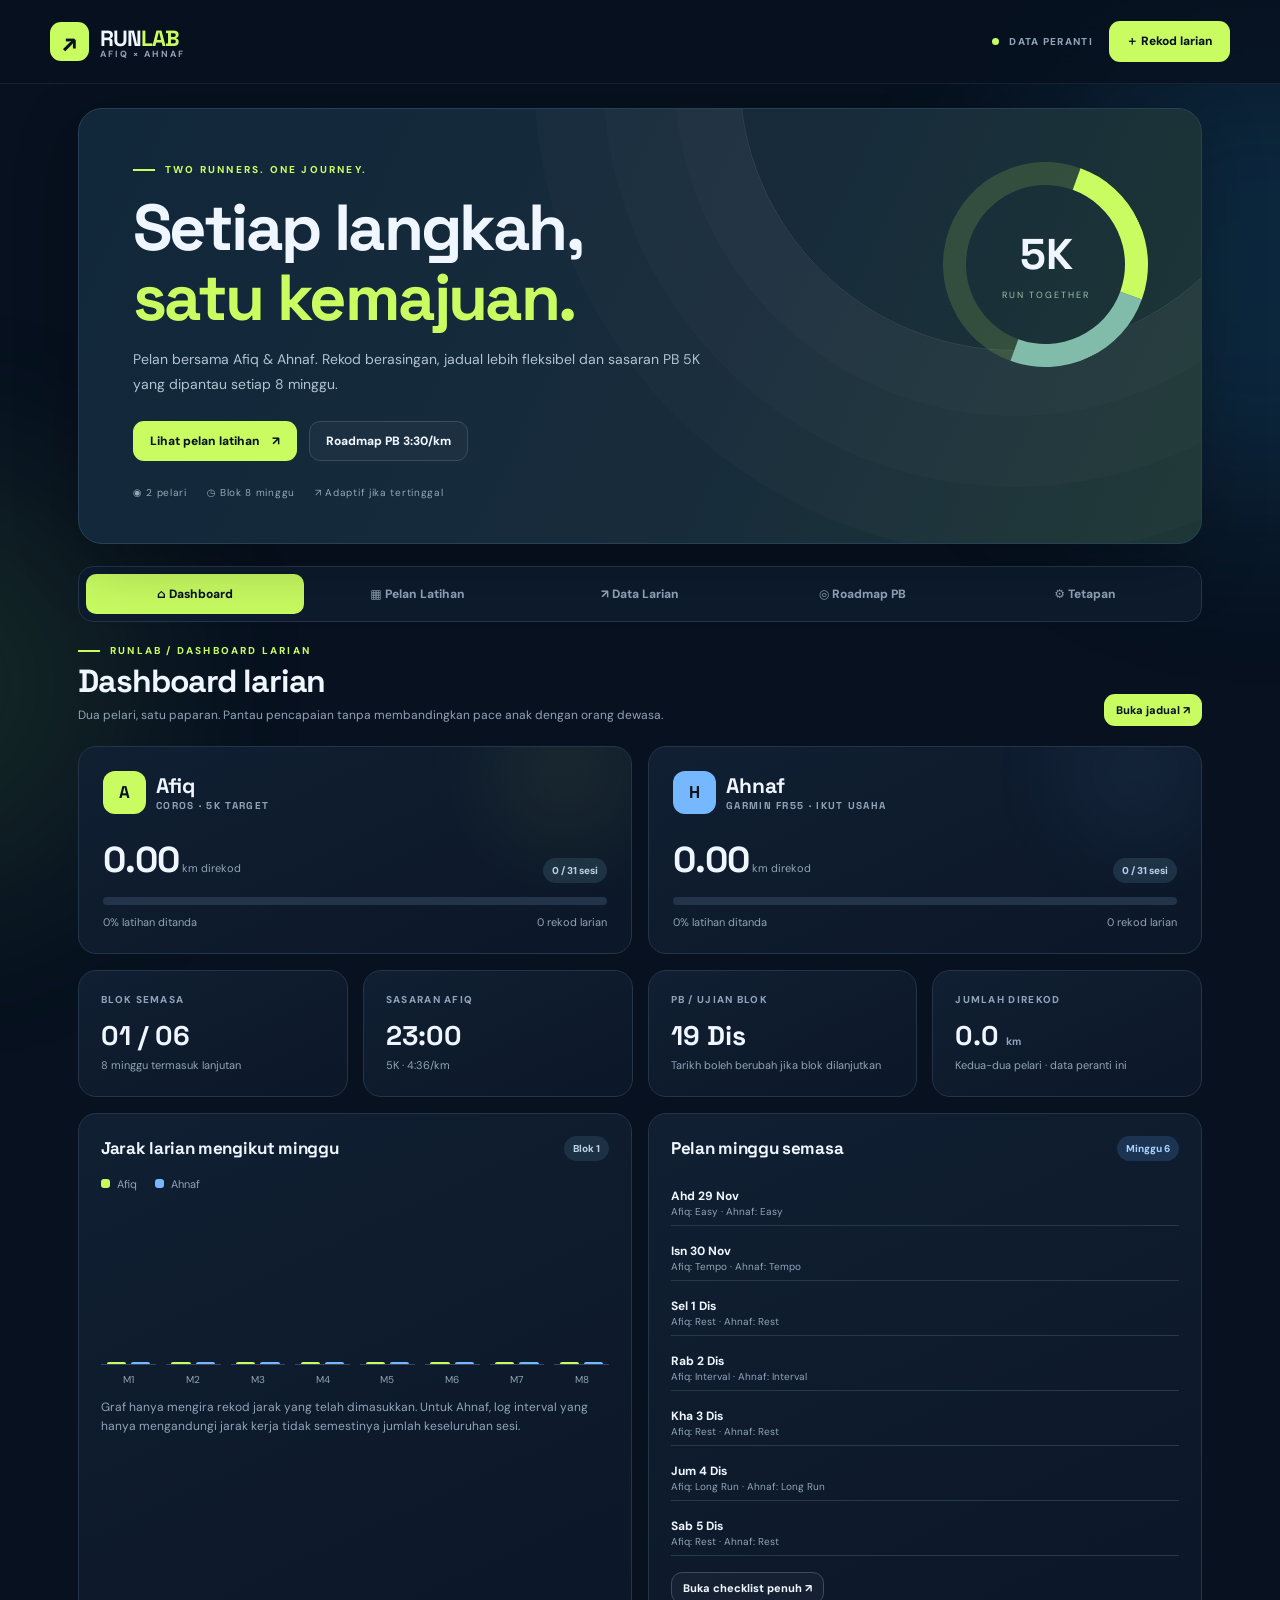
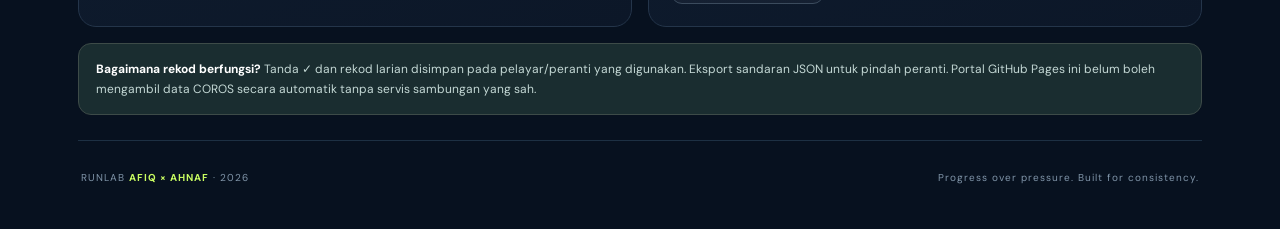
<file: runlab/index.html>
<!doctype html>
<html lang="ms"><head><meta charset="UTF-8"><meta name="viewport" content="width=device-width, initial-scale=1, viewport-fit=cover"><meta name="theme-color" content="#07111f"><meta name="description" content="RunLab — portal latihan Afiq dan Ahnaf, pelan 8 minggu, rekod latihan dan roadmap PB 5K."><title>RUNLAB • Afiq × Ahnaf</title><link rel="stylesheet" href="styles.css"></head>
<body>
<div class="ambient a1"></div><div class="ambient a2"></div>
<header class="topbar">
 <a class="brand" href="#dashboard" aria-label="RunLab"><span class="brand-icon">↗</span><span>RUN<span class="accent">LAB</span><small>AFIQ × AHNAF</small></span></a>
 <div class="topright"><span class="local-pill" title="Rekod disimpan pada peranti ini"><span class="online-dot"></span> DATA PERANTI</span><button id="quickLog" class="btn btn-primary">＋ Rekod larian</button></div>
</header>
<main class="shell">
 <section class="hero" id="hero"><div class="eyebrow"><span class="line"></span> TWO RUNNERS. ONE JOURNEY.</div><h1>Setiap langkah,<br><em>satu kemajuan.</em></h1><p>Pelan bersama Afiq & Ahnaf. Rekod berasingan, jadual lebih fleksibel dan sasaran PB 5K yang dipantau setiap 8 minggu.</p><div class="hero-actions"><button class="btn btn-primary" data-tab="plan">Lihat pelan latihan <span>↗</span></button><button class="btn btn-outline" data-tab="roadmap">Roadmap PB 3:30/km</button></div><div class="hero-meta"><span>◉ 2 pelari</span><span>◷ Blok 8 minggu</span><span>↗ Adaptif jika tertinggal</span></div><div class="hero-ring" aria-hidden="true"><div class="ring-inner"><strong>5K</strong><small>RUN TOGETHER</small></div></div></section>
 <nav class="main-nav" aria-label="Menu portal"><button class="nav-tab active" data-tab="dashboard">⌂ <span>Dashboard</span></button><button class="nav-tab" data-tab="plan">▦ <span>Pelan Latihan</span></button><button class="nav-tab" data-tab="logs">↗ <span>Data Larian</span></button><button class="nav-tab" data-tab="roadmap">◎ <span>Roadmap PB</span></button><button class="nav-tab" data-tab="settings">⚙ <span>Tetapan</span></button></nav>
 <section id="view" aria-live="polite"></section>
 <footer><span>RUNLAB <b>AFIQ × AHNAF</b> · 2026</span><span>Progress over pressure. Built for consistency.</span></footer>
</main>
<div id="modal" class="modal hidden" role="dialog" aria-modal="true" aria-labelledby="modalTitle"><div class="modal-overlay" data-close="1"></div><div class="modal-panel"><div class="modal-head"><div><div class="eyebrow">REKOD AKTIVITI</div><h2 id="modalTitle">Tambah larian</h2></div><button class="icon-btn" data-close="1" aria-label="Tutup">✕</button></div><form id="logForm"><input type="hidden" id="logId"><div class="form-grid"><label>Pelari<select id="logWho"><option value="a">Afiq · COROS</option><option value="h">Ahnaf · Garmin</option></select></label><label>Tarikh<input id="logDate" type="date" required></label><label>Jenis latihan<select id="logType"><option>Easy</option><option>Tempo</option><option>Interval</option><option>Long Run</option><option>Race / PB Test</option><option>Recovery</option><option>Other</option></select></label><label>Jarak (km)<input id="logKm" type="number" step="0.01" min="0" placeholder="4.57"></label><label>Masa (minit)<input id="logMinutes" type="number" step="0.01" min="0" placeholder="39.63"></label><label>HR purata (bpm)<input id="logHR" type="number" step="1" min="0" placeholder="144"></label><label>RPE / rasa penat (1–10)<input id="logRPE" type="number" step="1" min="1" max="10" placeholder="Pilihan"></label><label>Sumber<select id="logSource"><option>COROS</option><option>Garmin FR55</option><option>Manual</option></select></label><label class="full">Nota<textarea id="logNotes" rows="3" placeholder="Contoh: 7 × 400m, penat tapi masih okay"></textarea></label><label class="full">Lampiran tangkap layar (pilihan, disimpan dalam peranti)<input id="logImage" type="file" accept="image/*"><small>Imej disimpan sebagai pratayang kecil sahaja; portal belum mempunyai OCR automatik.</small></label><div id="imagePrev" class="image-preview hidden"></div></div><div class="form-actions"><button type="button" class="btn btn-outline" data-close="1">Batal</button><button class="btn btn-primary" type="submit">Simpan rekod ✓</button></div></form></div></div>
<input id="importInput" type="file" accept="application/json,.json" class="hidden">
<script src="plan-data.js"></script><script src="app.js"></script></body></html>
</file>
<file: runlab/styles.css>
@import url('https://fonts.googleapis.com/css2?family=DM+Sans:wght@400;500;600;700;800&family=Space+Grotesk:wght@400;500;600;700&display=swap');
:root{--bg:#07111f;--panel:#0e1b2c;--panel2:#122238;--border:#24354a;--muted:#91a3b8;--txt:#eff6ff;--lime:#c8fc61;--blue:#75b8ff;--coral:#ff9d83;--green:#5ce1b0;--red:#ff828e;--shadow:0 20px 65px rgba(0,0,0,.24)}*{box-sizing:border-box}html{scroll-behavior:smooth}body{margin:0;background:var(--bg);color:var(--txt);font-family:'DM Sans',system-ui,sans-serif;min-height:100vh;overflow-x:hidden}button,input,select,textarea{font:inherit}button{cursor:pointer}button:disabled{cursor:not-allowed;opacity:.46}a{color:inherit;text-decoration:none}.hidden{display:none!important}.accent{color:var(--lime)}.ambient{position:fixed;pointer-events:none;filter:blur(90px);opacity:.2;z-index:-1;border-radius:50%}.ambient.a1{width:500px;height:500px;top:20px;right:-230px;background:#2682b8}.ambient.a2{width:430px;height:430px;top:470px;left:-290px;background:#477844}.topbar{height:84px;padding:0 max(28px,calc((100vw - 1180px)/2));display:flex;align-items:center;justify-content:space-between;border-bottom:1px solid rgba(255,255,255,.07);background:rgba(7,17,31,.72);backdrop-filter:blur(20px);position:relative;z-index:4}.brand{display:flex;align-items:center;gap:11px;font-family:'Space Grotesk',sans-serif;font-size:22px;font-weight:700;letter-spacing:-1px}.brand-icon{width:39px;height:39px;display:grid;place-items:center;background:var(--lime);color:#07111f;border-radius:11px;font-size:25px}.brand small{display:block;color:var(--muted);font:700 9px 'DM Sans',sans-serif;letter-spacing:2px;margin-top:-4px}.topright{display:flex;align-items:center;gap:16px}.local-pill{font-size:10px;color:var(--muted);letter-spacing:1.3px;font-weight:800}.online-dot{display:inline-block;width:7px;height:7px;border-radius:100%;background:var(--lime);margin-right:7px}.shell{max-width:1180px;margin:0 auto;padding:24px 28px 45px}.hero{border-radius:24px;position:relative;overflow:hidden;background:linear-gradient(115deg,#11283a 4%,#172b3b 57%,#25462e 155%);border:1px solid #284055;padding:54px 54px 44px;min-height:310px;box-shadow:var(--shadow);margin-bottom:22px}.hero:before{content:'';position:absolute;width:550px;height:550px;top:-310px;right:-90px;border-radius:50%;border:1px solid rgba(255,255,255,.1);box-shadow:0 0 0 65px rgba(255,255,255,.016),0 0 0 136px rgba(255,255,255,.016),0 0 0 205px rgba(255,255,255,.016)}.eyebrow{font-size:10px;font-weight:800;color:var(--lime);letter-spacing:2.2px;text-transform:uppercase;display:flex;align-items:center;gap:10px}.eyebrow .line{width:22px;height:2px;background:var(--lime);display:inline-block}.hero h1{font-family:'Space Grotesk',sans-serif;font-size:clamp(34px,5.2vw,65px);letter-spacing:-2.6px;line-height:1.07;margin:17px 0 15px;max-width:690px;position:relative;z-index:1}.hero h1 em{font-style:normal;color:var(--lime)}.hero p{max-width:600px;color:#b1c3d2;font-size:14px;line-height:1.8;position:relative;z-index:1}.hero-actions,.hero-meta{display:flex;gap:12px;flex-wrap:wrap;align-items:center;position:relative;z-index:1}.hero-actions{margin-top:24px}.hero-meta{margin-top:25px;color:#93a9b6;font-size:10px;letter-spacing:.7px;gap:20px}.hero-ring{position:absolute;right:53px;top:53px;width:205px;height:205px;border:23px solid rgba(202,251,92,.15);border-right-color:var(--lime);border-bottom-color:#81bba9;transform:rotate(-25deg);border-radius:50%;display:grid;place-items:center}.ring-inner{transform:rotate(25deg);text-align:center}.ring-inner strong{font:700 43px 'Space Grotesk',sans-serif;display:block}.ring-inner small{font-size:9px;letter-spacing:2px;color:#9dc2ac}.btn{display:inline-flex;justify-content:center;align-items:center;gap:12px;border-radius:11px;padding:11px 16px;border:1px solid transparent;font-size:12px;font-weight:800;transition:transform .2s,border-color .2s,background .2s;white-space:nowrap}.btn:hover{transform:translateY(-2px)}.btn-primary{background:var(--lime);color:#07111f}.btn-primary:hover{background:#e0ff9e}.btn-outline{background:rgba(255,255,255,.03);border-color:#3b4b5d;color:var(--txt)}.btn-outline:hover{border-color:var(--lime)}.btn-small{font-size:11px;padding:8px 11px}.btn-danger{border:1px solid rgba(255,130,142,.5);background:rgba(255,130,142,.08);color:#ffa3ad}.main-nav{display:flex;gap:5px;border-radius:15px;background:#0d1b2d;border:1px solid var(--border);padding:7px;margin:0 0 22px;overflow-x:auto}.nav-tab{flex:1;background:none;border:none;color:var(--muted);padding:12px 10px;border-radius:10px;font-size:12px;font-weight:800;white-space:nowrap;transition:all .18s}.nav-tab:hover{color:white}.nav-tab.active{background:var(--lime);color:#07111f}.section-intro{display:flex;justify-content:space-between;align-items:end;gap:15px;margin:12px 0 20px}.section-intro h2{font:700 clamp(24px,3vw,32px) 'Space Grotesk',sans-serif;letter-spacing:-1.1px;margin:4px 0 5px}.section-intro p{margin:0;font-size:12px;color:var(--muted);line-height:1.6}.panel{background:linear-gradient(155deg,#101f32,#0c1728);border:1px solid var(--border);border-radius:18px;padding:22px;min-width:0}.panel h3{font:700 17px 'Space Grotesk',sans-serif;letter-spacing:-.3px;margin:0}.panel p{color:var(--muted);font-size:12px;line-height:1.65}.panel-top{display:flex;justify-content:space-between;align-items:center;gap:14px;margin-bottom:16px}.muted{color:var(--muted)}.tiny{font-size:10px}.two-col{display:grid;grid-template-columns:1fr 1fr;gap:16px}.three-col{display:grid;grid-template-columns:repeat(3,1fr);gap:16px}.four-col{display:grid;grid-template-columns:repeat(4,1fr);gap:15px}.stack{display:grid;gap:16px}.runner-card{padding:24px;position:relative;overflow:hidden}.runner-card:before{content:'';position:absolute;width:130px;height:130px;border-radius:50%;filter:blur(50px);opacity:.09;right:0;top:-40px;background:var(--tone)}.runner-card .runner-name{display:flex;align-items:center;gap:10px;font:700 21px 'Space Grotesk',sans-serif}.avatar{width:43px;height:43px;border-radius:12px;background:var(--tone);color:#07111f;display:grid;place-items:center;font-size:17px;font-weight:900}.runner-stat{display:flex;justify-content:space-between;align-items:end;margin:23px 0 14px;gap:8px}.big-num{font:700 36px 'Space Grotesk',sans-serif;letter-spacing:-1px}.runner-stat small{font-size:11px;color:var(--muted)}.mini-progress{height:8px;background:#23344a;border-radius:20px;overflow:hidden}.mini-progress>i{height:100%;display:block;background:var(--tone);border-radius:inherit;transition:width .5s}.mini-labels{display:flex;justify-content:space-between;margin-top:10px;font-size:11px;color:var(--muted)}.stat-card strong{font:700 27px 'Space Grotesk',sans-serif;display:block;margin-top:12px}.stat-card .stat-icon{font-size:20px;color:var(--lime)}.stat-card small{font-size:11px;color:var(--muted)}.card-label{font-size:10px;text-transform:uppercase;letter-spacing:1.3px;font-weight:800;color:var(--muted)}.pill{display:inline-flex;gap:5px;align-items:center;padding:6px 9px;border-radius:99px;font-size:10px;font-weight:800;background:#1d3144;color:#bbd1e6}.pill.green{color:#a0f3c5;background:#154339}.pill.amber{color:#ffe1a4;background:#493a1f}.pill.red{color:#ffadb4;background:#4a2734}.pill.blue{color:#a6d3ff;background:#1c3451}.legend{display:flex;gap:18px;flex-wrap:wrap;font-size:11px;color:var(--muted)}.legend span:before{content:'';display:inline-block;width:9px;height:9px;border-radius:3px;background:var(--clr);margin-right:7px}.chart-wrap{display:flex;align-items:end;gap:10px;min-height:178px;padding-top:15px}.chart-group{flex:1;display:flex;flex-direction:column;align-items:center;justify-content:end;gap:8px;min-width:0;height:180px}.bars{display:flex;align-items:end;justify-content:center;gap:5px;height:139px;width:100%;border-bottom:1px solid #32465d}.bars i{display:block;max-width:24px;width:35%;height:var(--h);min-height:2px;background:var(--color);border-radius:5px 5px 0 0;position:relative;transition:height .4s}.bars i:hover:after{content:attr(data-value);position:absolute;bottom:100%;left:50%;transform:translateX(-50%);font-size:10px;color:white;background:#263b51;padding:4px;border-radius:4px;white-space:nowrap}.chart-group span{font-size:10px;color:var(--muted)}.controls{display:flex;gap:9px;flex-wrap:wrap;align-items:center}.select,.controls select,.form-grid select,.form-grid input,.form-grid textarea{background:#0b1928;color:var(--txt);border:1px solid #36485e;border-radius:10px;padding:10px 12px;outline:none;min-width:0}.controls select{font-size:12px}.controls select:focus,.form-grid input:focus,.form-grid textarea:focus,.form-grid select:focus{border-color:var(--lime)}.week-grid{display:grid;grid-template-columns:repeat(7,minmax(0,1fr));gap:9px}.day-card{border:1px solid #2b4054;background:#101f32;border-radius:13px;padding:13px 10px;min-height:155px;display:flex;flex-direction:column;gap:10px}.day-card.is-today{border-color:#86ca7c}.day-card.missed{border-color:#684045;background:#251923}.day-head{display:flex;justify-content:space-between;align-items:center;color:var(--muted);font-size:11px;font-weight:800}.day-head strong{font:700 18px 'Space Grotesk',sans-serif;color:white}.session{font:700 13px 'Space Grotesk',sans-serif}.session-target{font-size:10px;color:#adc0d2;line-height:1.55;min-height:42px}.day-foot{margin-top:auto;display:flex;gap:5px;flex-wrap:wrap}.person-button{border:1px solid #344a5b;background:#183042;color:#d8e5ee;padding:6px 8px;border-radius:8px;font-size:10px;font-weight:800;transition:background .2s}.person-button.done{background:#23573f;border-color:#4dbc79;color:#c9ffda}.person-button:hover{border-color:var(--lime)}.person-button.rest{opacity:.45}.week-actions{display:flex;justify-content:space-between;align-items:center;flex-wrap:wrap;gap:10px;border-top:1px solid var(--border);padding-top:16px;margin-top:17px}.week-banner{display:flex;gap:10px;align-items:center;background:#152b35;border:1px solid #35534a;border-radius:12px;padding:12px 15px;font-size:12px;color:#bddac9;margin-bottom:15px}.table-scroll{overflow-x:auto}.log-table{width:100%;border-collapse:collapse;text-align:left;min-width:690px}.log-table th{font-size:10px;letter-spacing:1px;text-transform:uppercase;color:var(--muted);padding:11px 10px;border-bottom:1px solid #30465b}.log-table td{font-size:12px;padding:13px 10px;border-bottom:1px solid #25374b}.log-table tr:hover td{background:#13263a}.empty{text-align:center;padding:50px 20px;color:var(--muted);font-size:12px}.empty .empty-icon{font-size:32px;margin-bottom:10px}.milestone-grid{display:grid;grid-template-columns:repeat(3,minmax(0,1fr));gap:13px}.milestone{border:1px solid var(--border);border-radius:15px;padding:18px;background:linear-gradient(140deg,#102138,#101c2d);position:relative;overflow:hidden}.milestone.active{border-color:var(--lime)}.milestone .step{font-size:11px;color:var(--muted);font-weight:800;letter-spacing:1px}.milestone h3{font:700 32px 'Space Grotesk',sans-serif;margin:18px 0 2px;letter-spacing:-1px}.milestone p{font-size:12px;color:var(--muted);margin:5px 0}.milestone-foot{display:flex;justify-content:space-between;align-items:end;gap:5px;margin-top:25px;font-size:11px;color:#c3d6e0}.milestone .step-bar{height:3px;width:100%;background:#2a4150;position:absolute;bottom:0;left:0}.milestone.active .step-bar{background:var(--lime)}.notice{border:1px solid #3d4b48;border-radius:13px;padding:15px 17px;color:#c4d8d5;background:#1a2d30;font-size:12px;line-height:1.7}.notice.warn{border-color:#6f5535;background:#332a1d;color:#f9d5a7}.notice strong{color:white}.form-grid{display:grid;grid-template-columns:1fr 1fr;gap:14px}.form-grid label{font-size:11px;font-weight:800;color:#c5d4e4;display:flex;flex-direction:column;gap:7px}.form-grid .full{grid-column:1/-1}.form-grid input,.form-grid select,.form-grid textarea{width:100%;font-size:13px;min-height:42px}.form-grid small{font-size:10px;color:var(--muted);font-weight:400}.form-actions{display:flex;justify-content:end;gap:9px;margin-top:20px}.modal{position:fixed;inset:0;display:grid;place-items:center;z-index:20}.modal-overlay{position:absolute;inset:0;background:rgba(0,5,11,.78);backdrop-filter:blur(6px)}.modal-panel{position:relative;background:#101f30;border:1px solid #3b5166;border-radius:19px;padding:23px;width:min(650px,calc(100vw - 22px));max-height:94vh;overflow-y:auto;box-shadow:0 20px 90px #0008}.modal-head{display:flex;align-items:center;justify-content:space-between;margin-bottom:22px}.modal-head h2{font:700 24px 'Space Grotesk',sans-serif;margin:5px 0 0}.icon-btn{width:35px;height:35px;display:grid;place-items:center;background:#1a3043;color:white;border:1px solid #365064;border-radius:10px}.image-preview img{width:170px;height:120px;object-fit:contain;border:1px solid var(--border);border-radius:10px}.helper-grid{display:grid;grid-template-columns:1fr 1fr;gap:14px}.settings-card{padding:20px}.settings-card .btn{margin-top:12px}.settings-card p{min-height:40px}.toast{position:fixed;bottom:25px;left:50%;transform:translateX(-50%);padding:11px 18px;background:#c8fc61;color:#0c1724;border-radius:9px;font-size:12px;font-weight:800;z-index:40;box-shadow:var(--shadow)}.link{color:var(--lime);text-decoration:underline;text-underline-offset:3px}footer{display:flex;justify-content:space-between;gap:12px;border-top:1px solid #1d3043;padding:30px 3px 0;margin-top:25px;color:#8095a9;font-size:10px;letter-spacing:1px}footer b{color:#c8fc61}button:focus-visible,a:focus-visible{outline:2px solid var(--lime);outline-offset:3px}.color-a{--tone:var(--lime)}.color-h{--tone:var(--blue)}
@media(max-width:1050px){.week-grid{grid-template-columns:repeat(4,1fr)}.hero-ring{opacity:.4;right:-25px}.hero h1,.hero p{max-width:70%}}@media(max-width:680px){.topbar{height:72px;padding:0 16px}.shell{padding:16px 12px 34px}.brand{font-size:20px}.topright .local-pill{display:none}.topright .btn{font-size:11px;padding:9px 11px}.hero{padding:36px 23px 28px;min-height:290px;border-radius:17px}.hero h1{letter-spacing:-1.8px;max-width:100%;font-size:40px}.hero p{max-width:100%;font-size:12px}.hero-ring{width:140px;height:140px;right:-43px;top:38px;opacity:.19}.hero-actions .btn{font-size:11px}.hero-meta{gap:12px;font-size:9px}.nav-tab{flex:0 0 auto;font-size:11px;padding:10px 12px}.main-nav{padding:5px}.two-col,.three-col,.four-col,.helper-grid{grid-template-columns:1fr}.week-grid{grid-template-columns:repeat(2,minmax(0,1fr))}.day-card{min-height:150px}.milestone-grid{grid-template-columns:repeat(2,1fr)}.section-intro{align-items:start;flex-direction:column}.section-intro h2{font-size:26px}.panel{padding:16px}.form-grid{grid-template-columns:1fr}.hero-actions{gap:8px}footer{flex-direction:column;line-height:1.8}.chart-wrap{gap:4px}.bars{gap:3px}.hero h1{position:relative;z-index:1}.controls{gap:7px}.controls select{max-width:175px}}@media(max-width:390px){.hero h1{font-size:35px}.week-grid{gap:7px}.day-card{padding:11px 8px}.milestone-grid{grid-template-columns:1fr 1fr}.milestone{padding:12px}.milestone h3{font-size:26px}}

@keyframes rise{from{opacity:.55;transform:translateY(12px)}to{opacity:1;transform:translateY(0)}}#view{scroll-margin-top:24px}#view>.panel,#view>.two-col,#view>.four-col,#view>.milestone-grid{animation:rise .42s ease both}#view>.two-col:nth-child(3),#view>.four-col:nth-child(3){animation-delay:.07s}@media(prefers-reduced-motion:reduce){*,*:before,*:after{animation:none!important;scroll-behavior:auto!important;transition:none!important}}
</file>
